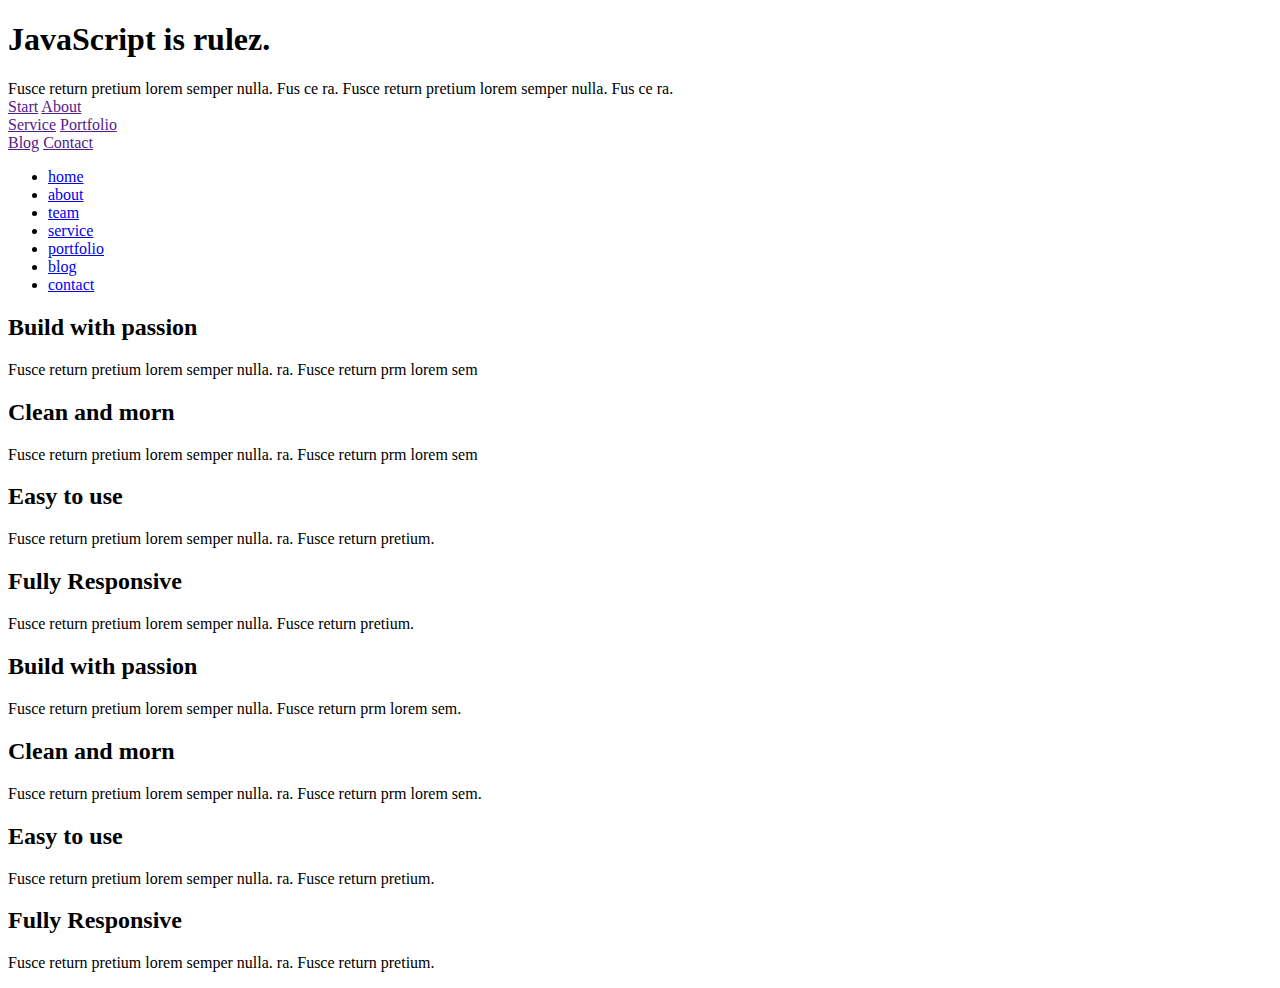
<file: 1_DOM_Wyszukiwanie_elementow/index.html>
<!DOCTYPE html>
<html lang="en">
<head>
    <meta charset="UTF-8">
    <title>CodersLab</title>
    <link href="style/style.css" rel="stylesheet">
</head>
<body>

<header id="home">
    <div class="ban article">
        <h1>JavaScript is rulez.</h1>

        <div class="title" data-animation"bounce">
            Fusce return pretium lorem semper nulla. Fus ce ra. Fusce return pretium lorem semper nulla. Fus ce ra.
        </div>
    </div>
    <div class="blocks">
        <div class="block">
            <a href="">Start</a>
            <a href="">About</a>
        </div>
        <div class="block">
            <a href="">Service</a>
            <a href="">Portfolio</a>
        </div>
        <div class="block">
            <a href="">Blog</a>
            <a href="">Contact</a>
        </div>
    </div>
</header>

<nav>
    <ul>
        <li data-direction="down"><a class="scroll" href="#home">home</a></li>
        <li data-direction="down"><a class="scroll" href="#about">about</a></li>
        <li><a class="scroll" href="#team">team</a></li>
        <li><a class="scroll" href="#service">service</a></li>
        <li><a class="scroll" href="#portfolio">portfolio</a></li>
        <li data-direction="down"><a class="scroll" href="#blog">blog</a></li>
        <li><a class="scroll" href="#contact">contact</a></li>
    </ul>
</nav>

<section>
    <article class="first">
        <div class="feature parts">
            <div class="oferts">
                <div class="heart icons"></div>
                <h2>Build with passion</h2>

                <p class="oferts">
                    Fusce return pretium lorem semper nulla.
                    ra. Fusce return prm lorem sem
                </p>

            </div>
            <div class="oferts">
                <div class="brilant icons"></div>

                <h2>Clean and morn</h2>

                <p class="oferts">
                    Fusce return pretium lorem semper nulla.
                    ra. Fusce return prm lorem sem
                </p>
            </div>
            <div class="oferts">
                <div class="cup icons"></div>

                <h2>Easy to use</h2>

                <p class="oferts">
                    Fusce return pretium lorem semper nulla.
                    ra. Fusce return pretium.
                </p>
            </div>
            <div class="oferts">
                <div class="phone icons"></div>

                <h2>Fully Responsive</h2>

                <p class="oferts">
                    Fusce return pretium lorem semper nulla.
                    Fusce return pretium.
                </p>
            </div>
        </div>
    </article>

    <article class="second">
        <div class="feature parts">
            <div class="oferts">
                <h2>Build with passion</h2>

                <p>
                    Fusce return pretium lorem semper nulla.
                    Fusce return prm lorem sem.
                </p>

            </div>
            <div class="oferts">
                <h2>Clean and morn</h2>

                <p>
                    Fusce return pretium lorem semper nulla.
                    ra. Fusce return prm lorem sem.
                </p>
            </div>
            <div class="oferts">
                <h2>Easy to use</h2>

                <p>
                    Fusce return pretium lorem semper nulla.
                    ra. Fusce return pretium.
                </p>
            </div>
            <div class="oferts">
                <h2>Fully Responsive</h2>

                <p>
                    Fusce return pretium lorem semper nulla.
                    ra. Fusce return pretium.
                </p>
            </div>
        </div>
    </article>

</section>
</body>
</html>
</file>
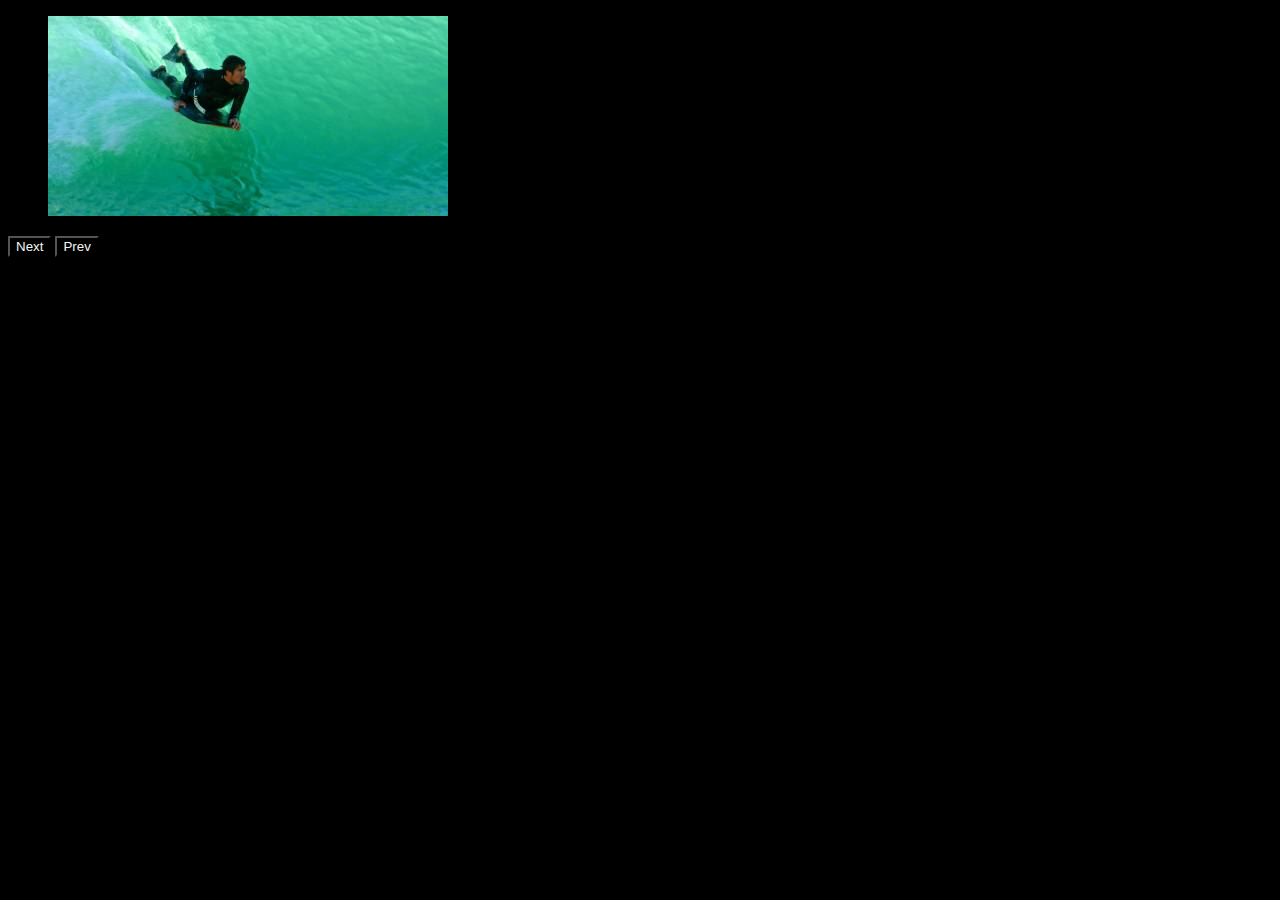
<file: 1_Slider/index.html>
<!DOCTYPE html>
<html lang="en">
<head>
    <meta charset="UTF-8">
    <title>CodersLab</title>
    <link rel="stylesheet" href="css/style.css">
    <script type="text/javascript" src="js/app.js"></script>
</head>
<body>

<div class="slider">
    <ul>
        <li><img src="images/1.jpeg"></li>
        <li><img src="images/2.jpeg"></li>
        <li><img src="images/3.jpeg"></li>
        <li><img src="images/4.jpeg"></li>
        <li><img src="images/5.jpeg"></li>
        <li><img src="images/6.jpeg"></li>
    </ul>
    <button id="nextPicture">Next</button>
    <button id="prevPicture">Prev</button>
</div>

</body>
</html>
</file>
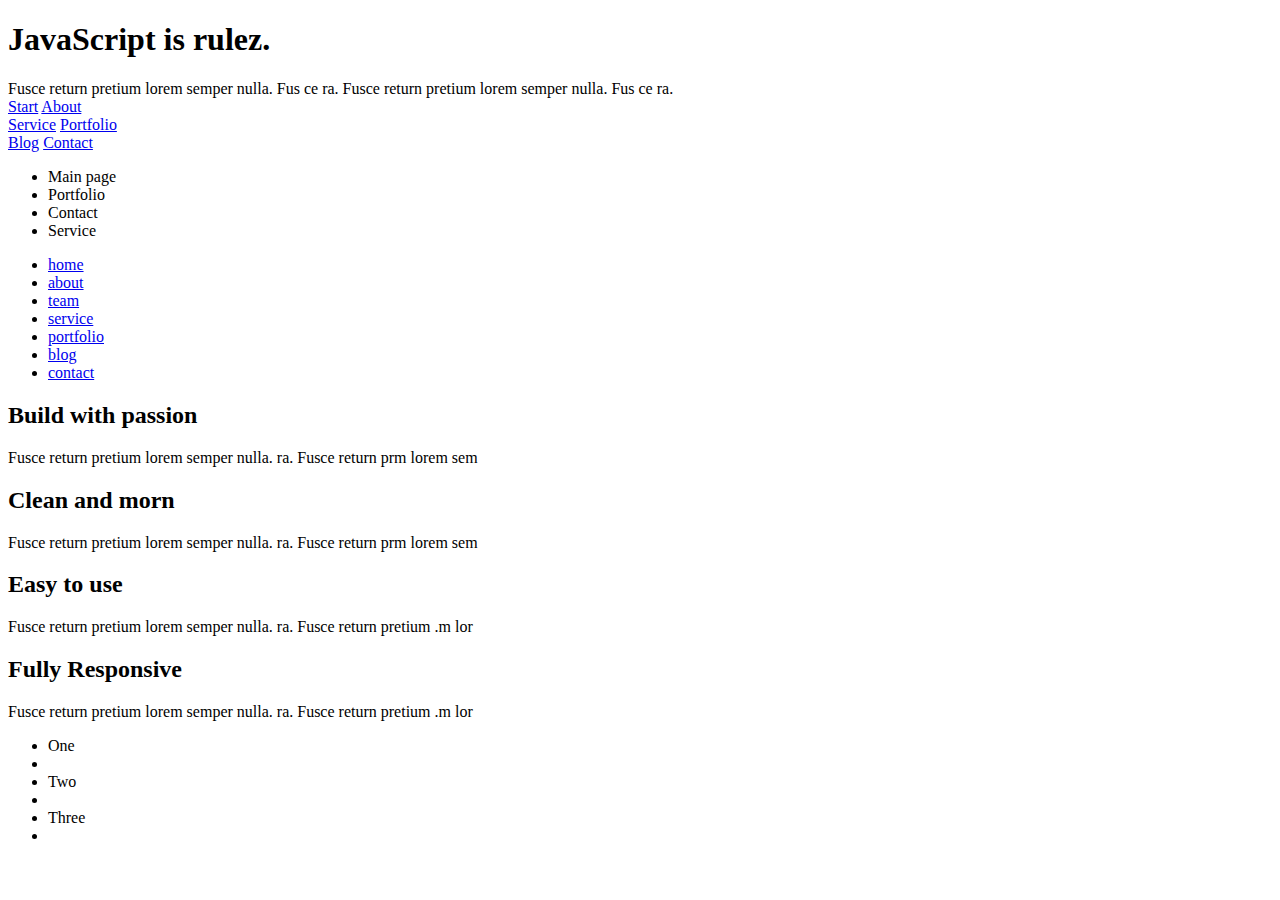
<file: 2_DOM_Element/index.html>
<!DOCTYPE html>
<html lang="en">
<head>
    <meta charset="UTF-8">
    <title>CodersLab</title>
    <link href="style/style.css" rel="stylesheet">
</head>
<body>

<header id="home">
    <div class="ban article">
        <div class="logo"></div>
        <h1>JavaScript is rulez.</h1>

        <div class="title">
            Fusce return pretium lorem semper nulla. Fus ce ra. Fusce return pretium lorem semper nulla. Fus ce ra.
        </div>
    </div>
    <div class="blocks">
        <div class="block">
            <a href="#">Start</a>
            <a href="#">About</a>
        </div>
        <div class="block">
            <a href="#">Service</a>
            <a href="#">Portfolio</a>
        </div>
        <div class="block">
            <a href="#">Blog</a>
            <a href="#">Contact</a>
        </div>
    </div>
</header>

<section class="main-navigation">
  <ul class="links">
    <li data-color="blue">Main page</li>
    <li data-color="red">Portfolio</li>
    <li data-color="green">Contact</li>
    <li data-color="pink">Service</li>
  </ul>
</section>

<nav>
    <ul>
        <li data-direction="down"><a class="scroll"  href="#home">home</a></li>
        <li data-direction="down"><a class="scroll"  href="#about">about</a></li>
        <li><a class="scroll" href="#team">team</a></li>
        <li><a class="scroll" href="#service">service</a></li>
        <li><a class="scroll" href="#portfolio">portfolio</a></li>
        <li data-direction="down"><a class="scroll"  href="#blog">blog</a></li>
        <li><a class="scroll" href="#contact">contact</a></li>
    </ul>
</nav>

<section>
    <article class="first">
        <div class="feature parts">
            <div class="oferts">
                <div class="heart icons"></div>
                <h2>Build with passion</h2>

                <p>
                    Fusce return pretium lorem semper nulla.
                    ra. Fusce return prm lorem sem
                </p>

            </div>
            <div class="oferts">
                <div class="brilant icons"></div>

                <h2>Clean and morn</h2>

                <p>
                    Fusce return pretium lorem semper nulla.
                    ra. Fusce return prm lorem sem
                </p>
            </div>
            <div class="oferts">
                <div class="cup icons"></div>

                <h2>Easy to use</h2>

                <p>
                    Fusce return pretium lorem semper nulla.
                    ra. Fusce return pretium .m lor
                </p>
            </div>
            <div class="oferts">
                <div class="phone icons"></div>

                <h2>Fully Responsive</h2>

                <p>
                    Fusce return pretium lorem semper nulla.
                    ra. Fusce return pretium .m lor
                </p>
            </div>
        </div>
    </article>

</section>

<footer id="mainFooter">
    <ul>
        <li>One<li>
        <li>Two<li>
        <li>Three<li>
    </ul>
</footer>

</body>
</html>
</file>
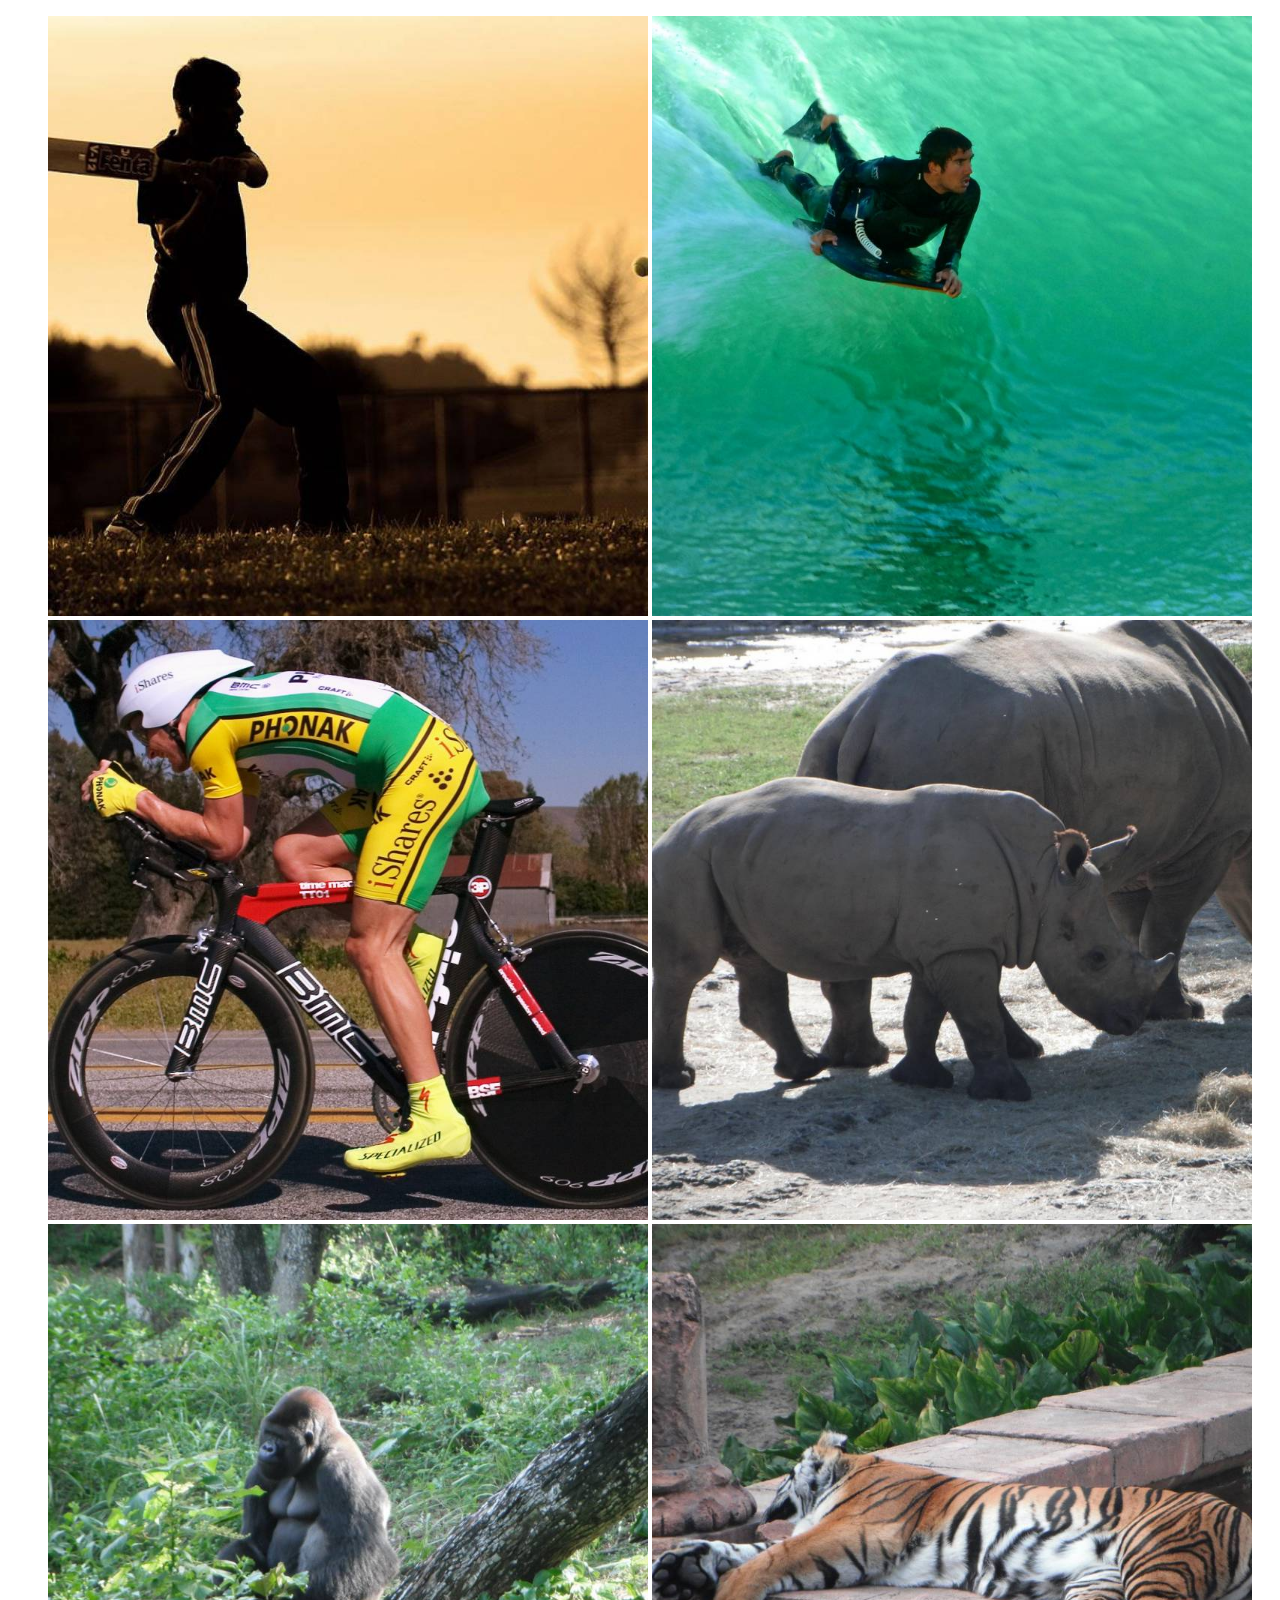
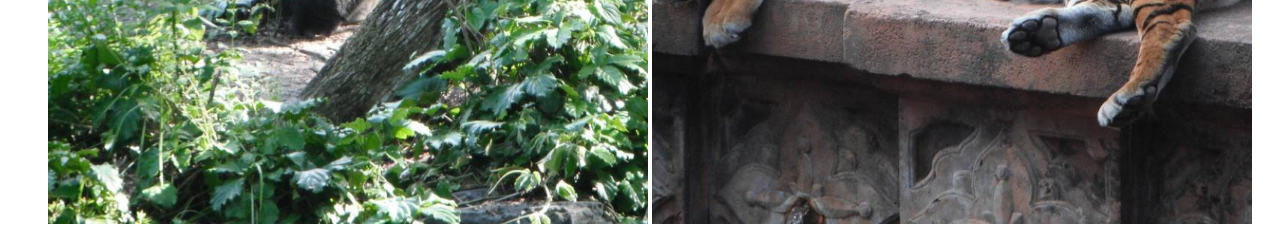
<file: 2_Gallery/index.html>
<!DOCTYPE html>
<html lang="en">
<head>
    <meta charset="UTF-8">
    <title>CodersLab</title>
    <link rel="stylesheet" href="css/style.css">
    <script type="text/javascript" src="js/app.js"></script>

    </script>
</head>
<body>

<div class="gallery">
    <ul>
        <li><img src="images/1.jpeg"></li>
        <li><img src="images/2.jpeg"></li>
        <li><img src="images/3.jpeg"></li>
        <li><img src="images/4.jpeg"></li>
        <li><img src="images/5.jpeg"></li>
        <li><img src="images/6.jpeg"></li>
    </ul>
</div>
</body>
</html>
</file>
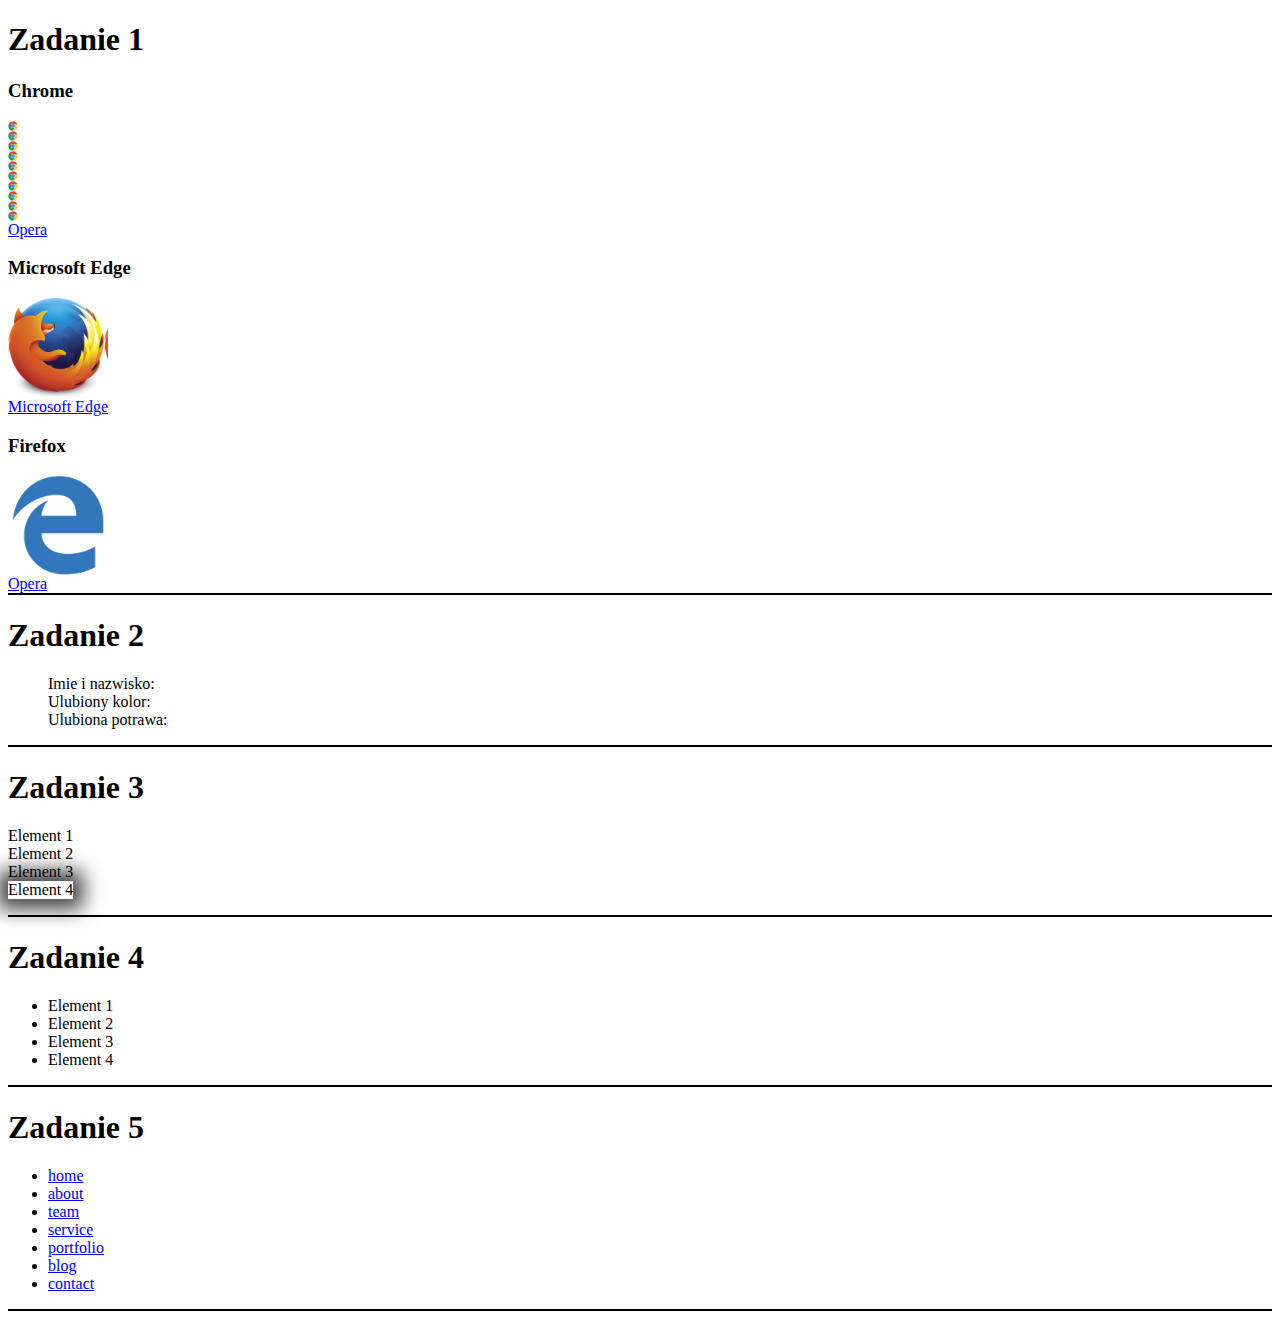
<file: 3_DOM_Wiecej_o_elemencie/index.html>
<!DOCTYPE html>
<html lang="pl-PL">
<head>
    <meta charset="UTF-8">
    <title>CodersLab</title>
    <link href="style/style.css" rel="stylesheet">
</head>
<body>
<div class="ex1">

</div>

<div class="exercise ex1">
    <h1>Zadanie 1</h1>
    <div>
        <h3>Chrome</h3>
        <div class="chrome"></div>
        <a href="https://www.google.pl/chrome/browser/desktop/index.html">Opera</a>
    </div>
    <div>
        <h3>Microsoft Edge</h3>
        <div class="edge"></div>
        <a href="www.github.pl">Microsoft Edge</a>
    </div>
    <div>
        <h3>Firefox</h3>
        <div class="firefox"></div>
        <a href="www.coderslab.pl">Opera</a>
    </div>
</div>

<div class="exercise ex2">
    <h1>Zadanie 2</h1>
    <ul>
        <li>Imie i nazwisko: <span id="name"></span>
        <li>Ulubiony kolor:  <span id="fav_color"></span>
        <li>Ulubiona potrawa: <span id="fav_meal"></span>
    </ul>
</div>

<div class="exercise ex3">
    <h1>Zadanie 3</h1>
    <ul>
        <li class="error">Element 1</li>
        <li>Element 2</li>
        <li>Element 3</li>
        <li class="menuElement selected">Element 4</li>
    </ul>
</div>

<div class="exercise ex4">
    <h1>Zadanie 4</h1>
    <ul>
        <li>Element 1</li>
        <li>Element 2</li>
        <li>Element 3</li>
        <li>Element 4</li>
    </ul>
</div>

<div class="exercise ex5">
    <h1>Zadanie 5</h1>
    <ul>
        <li data-direction="down"><a class="scroll"  href="#home">home</a></li>
        <li data-direction="down"><a class="scroll"  href="#about">about</a></li>
        <li><a class="scroll" href="#team">team</a></li>
        <li><a class="scroll" href="#service">service</a></li>
        <li><a class="scroll" href="#portfolio">portfolio</a></li>
        <li data-direction="down"><a class="scroll"  href="#blog">blog</a></li>
        <li><a class="scroll" href="#contact">contact</a></li>
    </ul>
</div>
<script src="js/app.js" type="text/javascript"></script>
</body>
</html>
</file>
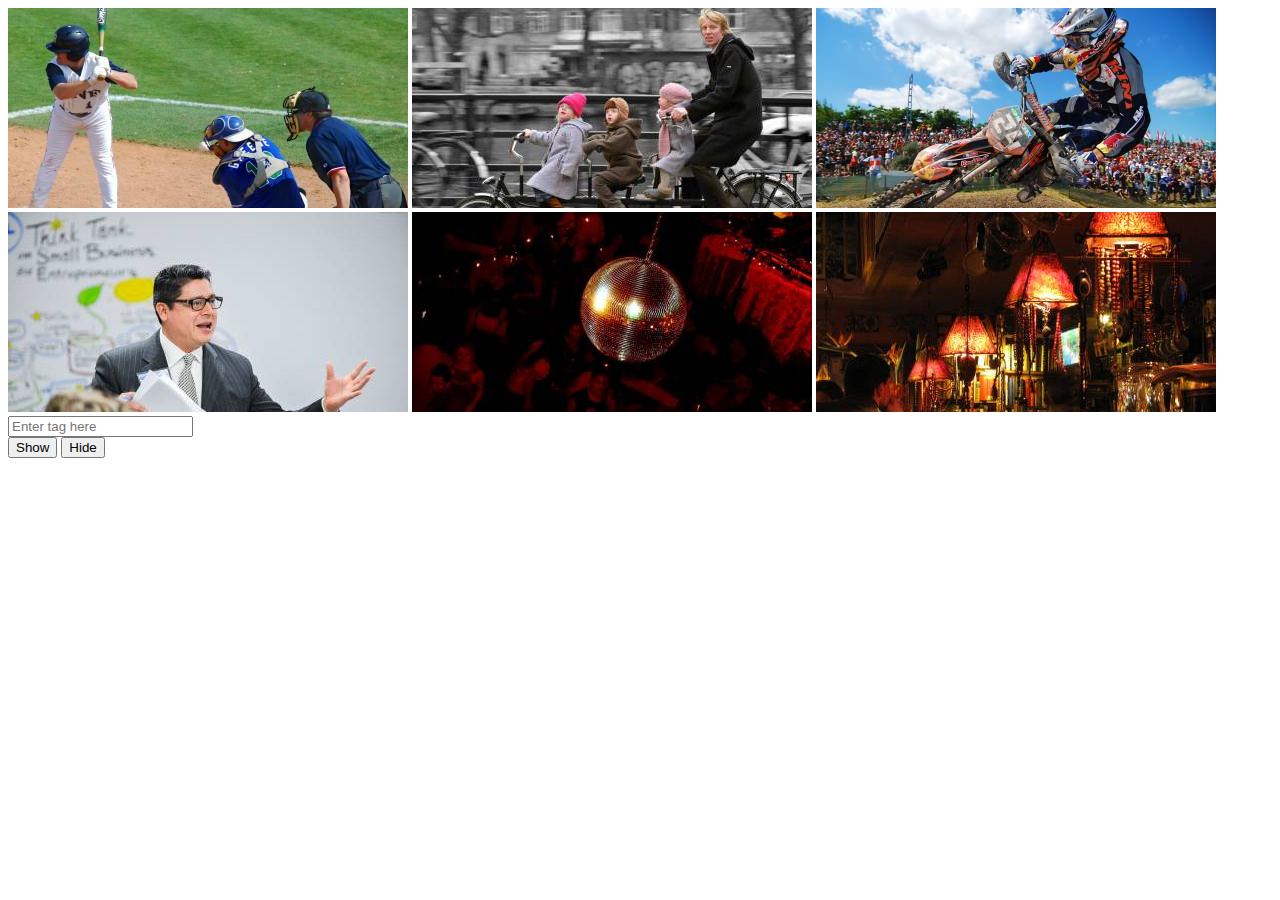
<file: 3_GalleryWithFilter/index.html>
<!DOCTYPE html>
<html lang="en">
<head>
    <meta charset="UTF-8">
    <title>CodersLab</title>
    <link rel="stylesheet" href="css/style.css">
    <script src="js/app.js" type="text/javascript"></script>
</head>
<body>

<div id="gallery">
    <img data-tag="baseball,sport,people" src="images/1.jpeg">
    <img data-tag="bike,people" src="images/2.jpeg">
    <img data-tag="motorbike,sport,people" src="images/3.jpeg">
    <img data-tag="people" src="images/4.jpeg">
    <img data-tag="people,nightlife" src="images/5.jpeg">
    <img data-tag="nightlife" src="images/6.jpeg">
</div>

<input id="tagInput" type="text" placeholder="Enter tag here">
<br>
<button id="showButton">Show</button>
<button id="hideButton">Hide</button>
</body>
</html>
</file>
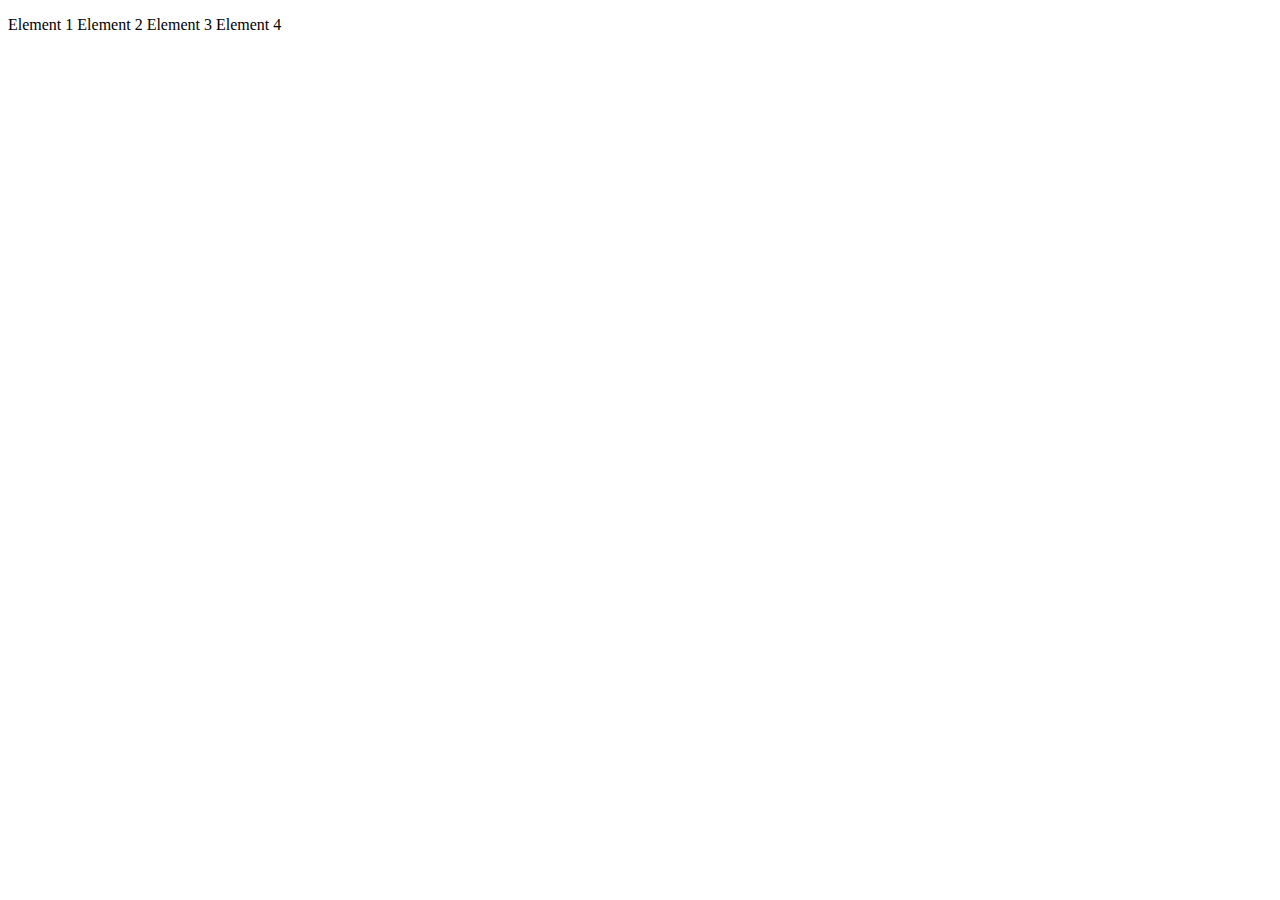
<file: 4_Menu/index.html>
<!DOCTYPE html>
<html lang="pl-PL">
<head>
    <meta charset="UTF-8">
    <title>CodersLab</title>
    <link rel="stylesheet" href="css/style.css">
    <script src="js/app.js" type="text/javascript"></script>
</head>
<body>

<div class="nav">
    <ul>
        <li>Element 1</li>
        <li>Element 2
            <ul>
                <li>Element 2.1</li>
                <li>Element 2.2</li>
                <li>Element 2.3</li>
                <li>Element 2.4</li>
            </ul>
        </li>
        <li>Element 3</li>
        <li>Element 4
            <ul>
                <li>Element 4.1</li>
                <li>Element 4.2</li>
                <li>Element 4.3</li>
                <li>Element 4.4</li>
            </ul>
        </li>
    </ul>
</div>

</body>
</html>
</file>
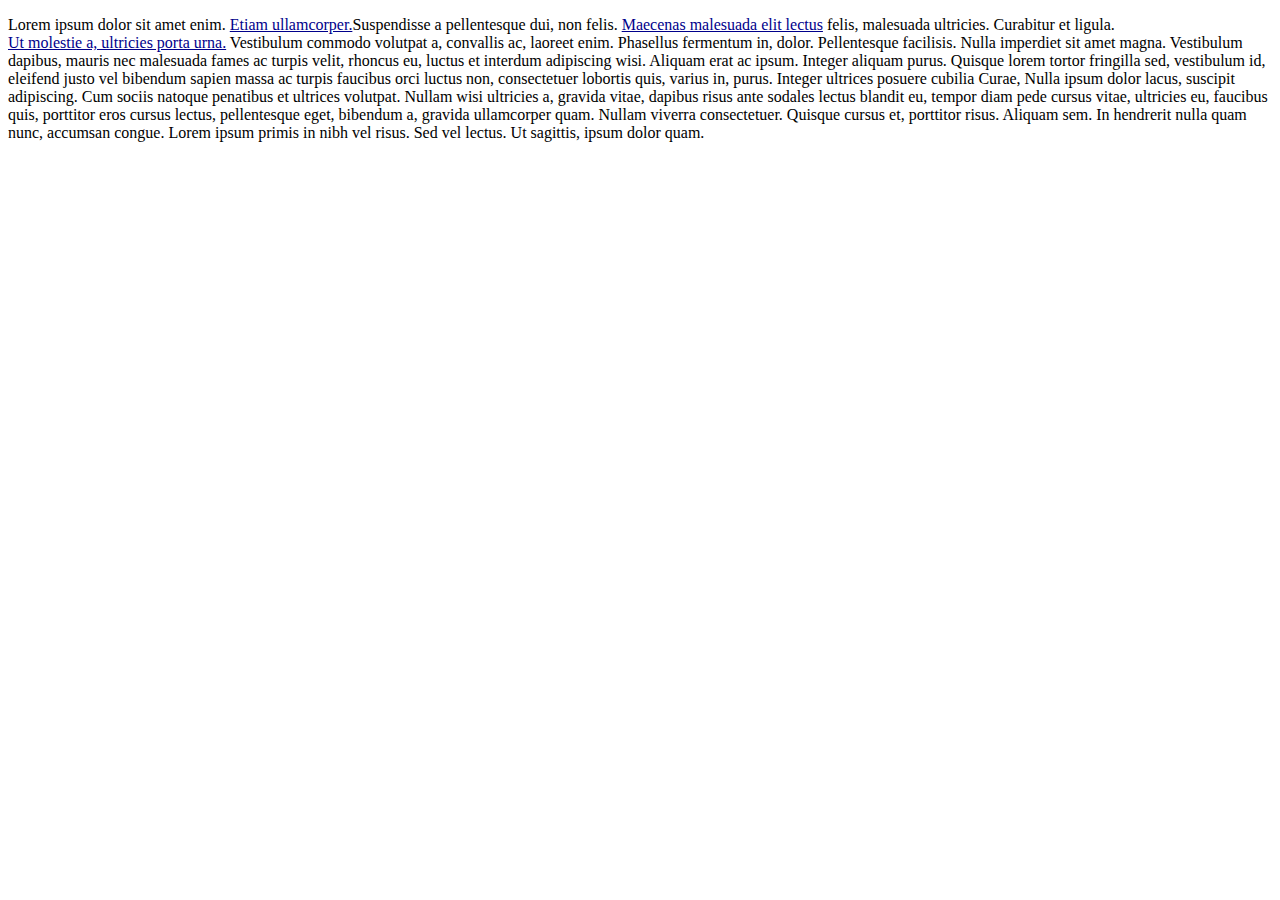
<file: 5_Tooltips/index.html>
<!DOCTYPE html>
<html lang="pl-PL">
<head>
    <meta charset="UTF-8">
    <title>CodersLab</title>
    <link rel="stylesheet" href="css/style.css">
    <script src="js/app.js" type="text/javascript"></script>
</head>
<body>

<p>
    Lorem ipsum dolor sit amet enim. <span class="tooltip" data-text="To jest text tooltipa"> Etiam ullamcorper.</span>Suspendisse a pellentesque dui, non felis. <span class="tooltip" data-text="Tooltip 2">Maecenas malesuada elit lectus</span> felis, malesuada ultricies. Curabitur et ligula.<span class="tooltip" data-text="Tooltip 3">Ut molestie a, ultricies porta urna.</span> Vestibulum commodo volutpat a, convallis ac, laoreet enim. Phasellus fermentum in, dolor. Pellentesque facilisis. Nulla imperdiet sit amet magna. Vestibulum dapibus, mauris nec malesuada fames ac turpis velit, rhoncus eu, luctus et interdum adipiscing wisi. Aliquam erat ac ipsum. Integer aliquam purus. Quisque lorem tortor fringilla sed, vestibulum id, eleifend justo vel bibendum sapien massa ac turpis faucibus orci luctus non, consectetuer lobortis quis, varius in, purus. Integer ultrices posuere cubilia Curae, Nulla ipsum dolor lacus, suscipit adipiscing. Cum sociis natoque penatibus et ultrices volutpat. Nullam wisi ultricies a, gravida vitae, dapibus risus ante sodales lectus blandit eu, tempor diam pede cursus vitae, ultricies eu, faucibus quis, porttitor eros cursus lectus, pellentesque eget, bibendum a, gravida ullamcorper quam. Nullam viverra consectetuer. Quisque cursus et, porttitor risus. Aliquam sem. In hendrerit nulla quam nunc, accumsan congue. Lorem ipsum primis in nibh vel risus. Sed vel lectus. Ut sagittis, ipsum dolor quam.
</p>

</body>
</html>
</file>
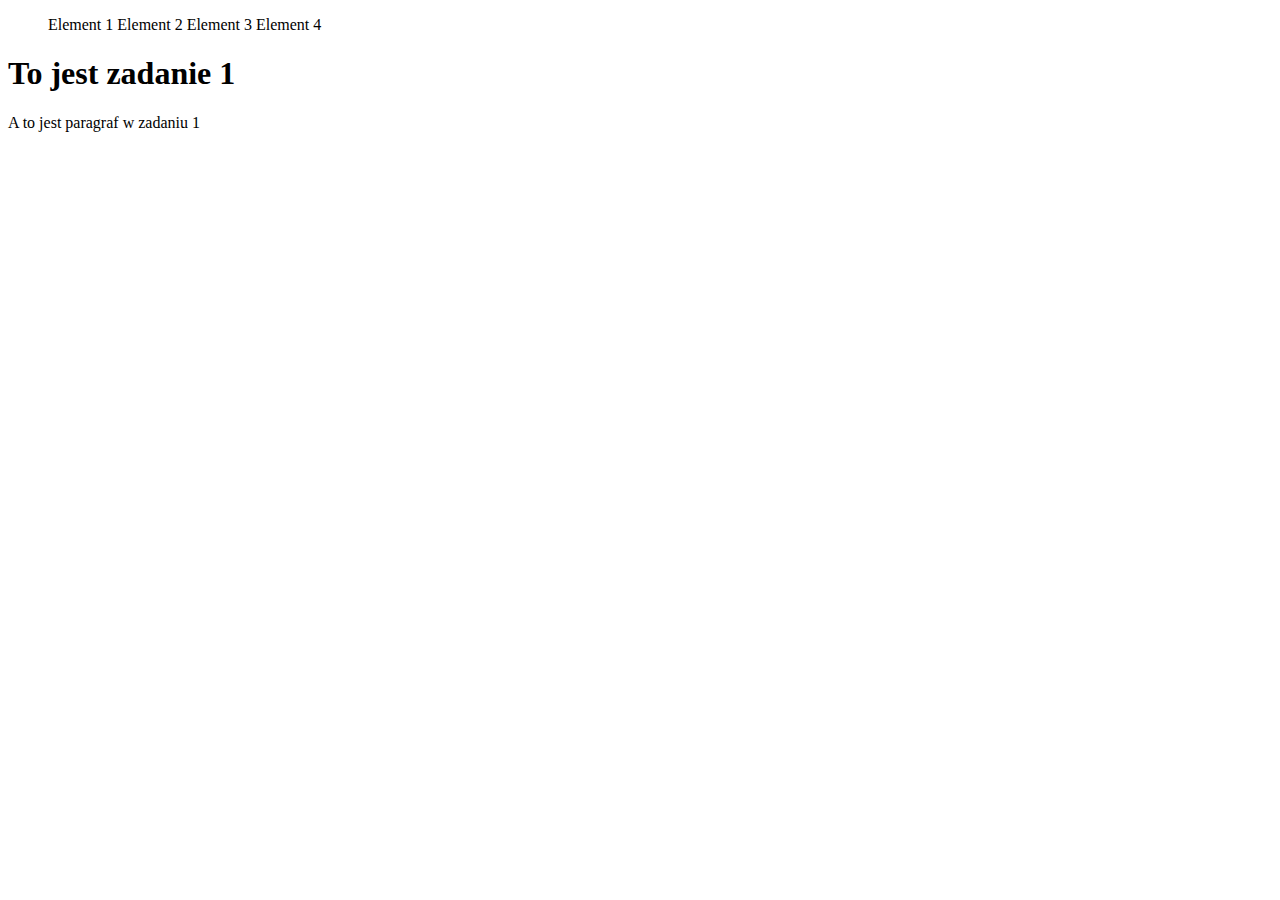
<file: 4_DOM_Eventy/zadanie01.html>
<!DOCTYPE html>
<html lang="pl-PL">
<head>
    <meta charset="UTF-8">
    <title>Title</title>
    <link rel="stylesheet" href="style/style.css">
</head>
<body>

<div id="menu">
    <ul>
        <li>Element 1</li>
        <li>Element 2</li>
        <li>Element 3</li>
        <li>Element 4</li>
    </ul>
</div>

<div>
    <h1>To jest zadanie 1</h1>

    <p></p>
</div>
</body>

<script src="js/zadanie01.js" type="text/javascript"></script>
</html>
</file>
<file: 1_DOM_Wyszukiwanie_elementow/style/style.css>
.menu {
    border: solid 2px black;
    border-radius: 5px;
}

.topMenu {
    display: inline-block;
}

.banner {
    background-color: #2aabd2;
}
</file>
<file: 1_Slider/css/style.css>
* {
    background-color: black;
    color: whitesmoke;
}
.slider {
    width: 400px;
    height: 200px;
}
.slider ul{
    list-style: none;
}

.slider li{
    display: none;
}

.slider .visible{
    display: inline-block;
}
</file>
<file: 2_DOM_Element/style/style.css>
.menu {
    border: solid 2px black;
    border-radius: 5px;
}

.topMenu {
    display: inline-block;
}

.banner {
    background-color: #2aabd2;
}
</file>
<file: 2_Gallery/css/style.css>
.gallery ul {
    list-style: none;
}

.gallery li {
    display: inline-block;
}

.gallery li img {
    width: 600px;
    height: 600px;
}

.fullScreen {
    position: fixed;
    width: 100%;
    height: 100%;
    left: 0;
    top: 0;
    z-index: 1;
    background:rgba(255,255,255,0.7);
}
.fullScreen .close {
    z-index: 2;
    position: absolute;
    top: 80%;
    left: 50%;
    display: block;
    margin: 0 auto;
}

.fullScreen img {
    display: block;
    margin: 0px auto;
    width: 800px;
    height: 800px;
}
</file>
<file: 3_DOM_Wiecej_o_elemencie/style/style.css>
.exercise {
    border-bottom: black 2px solid;
}

.ex1 .chrome {
    background-size: contain;
    background-image: url("../assets/img/chrome.png");
    width: 10px;
    height: 100px;
}

.ex1 .firefox {
    background-size: contain;
    background-image: url("../assets/img/edge.png");
    width: 100px;
    height: 100px;
}

.ex1 .edge {
    background-size: contain;
    background-image: url("../assets/img/firefox.png");
    width: 100px;
    height: 100px;
}

.ex2 li {
    list-style: none;
}

.ex3 ul {
    padding: 0;
}

.ex3 .menu {
    list-style: none;
    width: 100%;
}

.ex3 .menuElement {
    display: inline-block;
    position: relative;
}

.ex3 .menuElement.error {
    background-color: red;
}

.ex3 .menuElement.selected {
    -webkit-box-shadow: 0px 0px 20px 10px rgba(0, 0, 0, 0.75);
    -moz-box-shadow: 0px 0px 20px 10px rgba(0, 0, 0, 0.75);
    box-shadow: 0px 0px 20px 10px rgba(0, 0, 0, 0.75);
}

.ex5 .big {
    font-size: 24px;
}
</file>
<file: 3_GalleryWithFilter/css/style.css>
.invisible {
    display: none;
}
</file>
<file: 4_Menu/css/style.css>
ul {
    padding: 0;
}

.nav ul {
    list-style: none;
    width: 100%;
}

.nav>ul>li {
    display: inline-block;
    position: relative;
}

.nav>ul>li>ul {
    display: none;
    position: absolute;
    width: 300px;
}
</file>
<file: 5_Tooltips/css/style.css>
.tooltip {
    text-decoration: underline;
    color: darkblue;
    position: relative;
    display: inline-block;
}

.tooltipText {
    position: absolute;
    top: 100%;
    display: block;
    background-color: white;
    color: black;
    border: solid black 1px;
    z-index: 1;
}
</file>
<file: 4_DOM_Eventy/style/style.css>
.menu li{
    display: inline-block;
    position: relative;
}

.menu ul{
    list-style: none;
    width: 100%;
}


.box{
    width: 150px;
    height: 150px;
    background-color: antiquewhite;
    border-radius: 5px;
    border: black 2px solid;
    margin: 20px;
}

.big{
    width: 80%;
    height: 300px;
    margin: 20px 10%;
}

.element{
    padding: 50px;
    border-radius: 5px;
    border: black 2px solid;
    margin: 20px;
}


.parent {
    width: 200px;
    height:100px;
    border:1px solid red;
}

.children {
    width: 200px;
    height:100px;
    background-color: pink;
    display: none;
}
</file>
